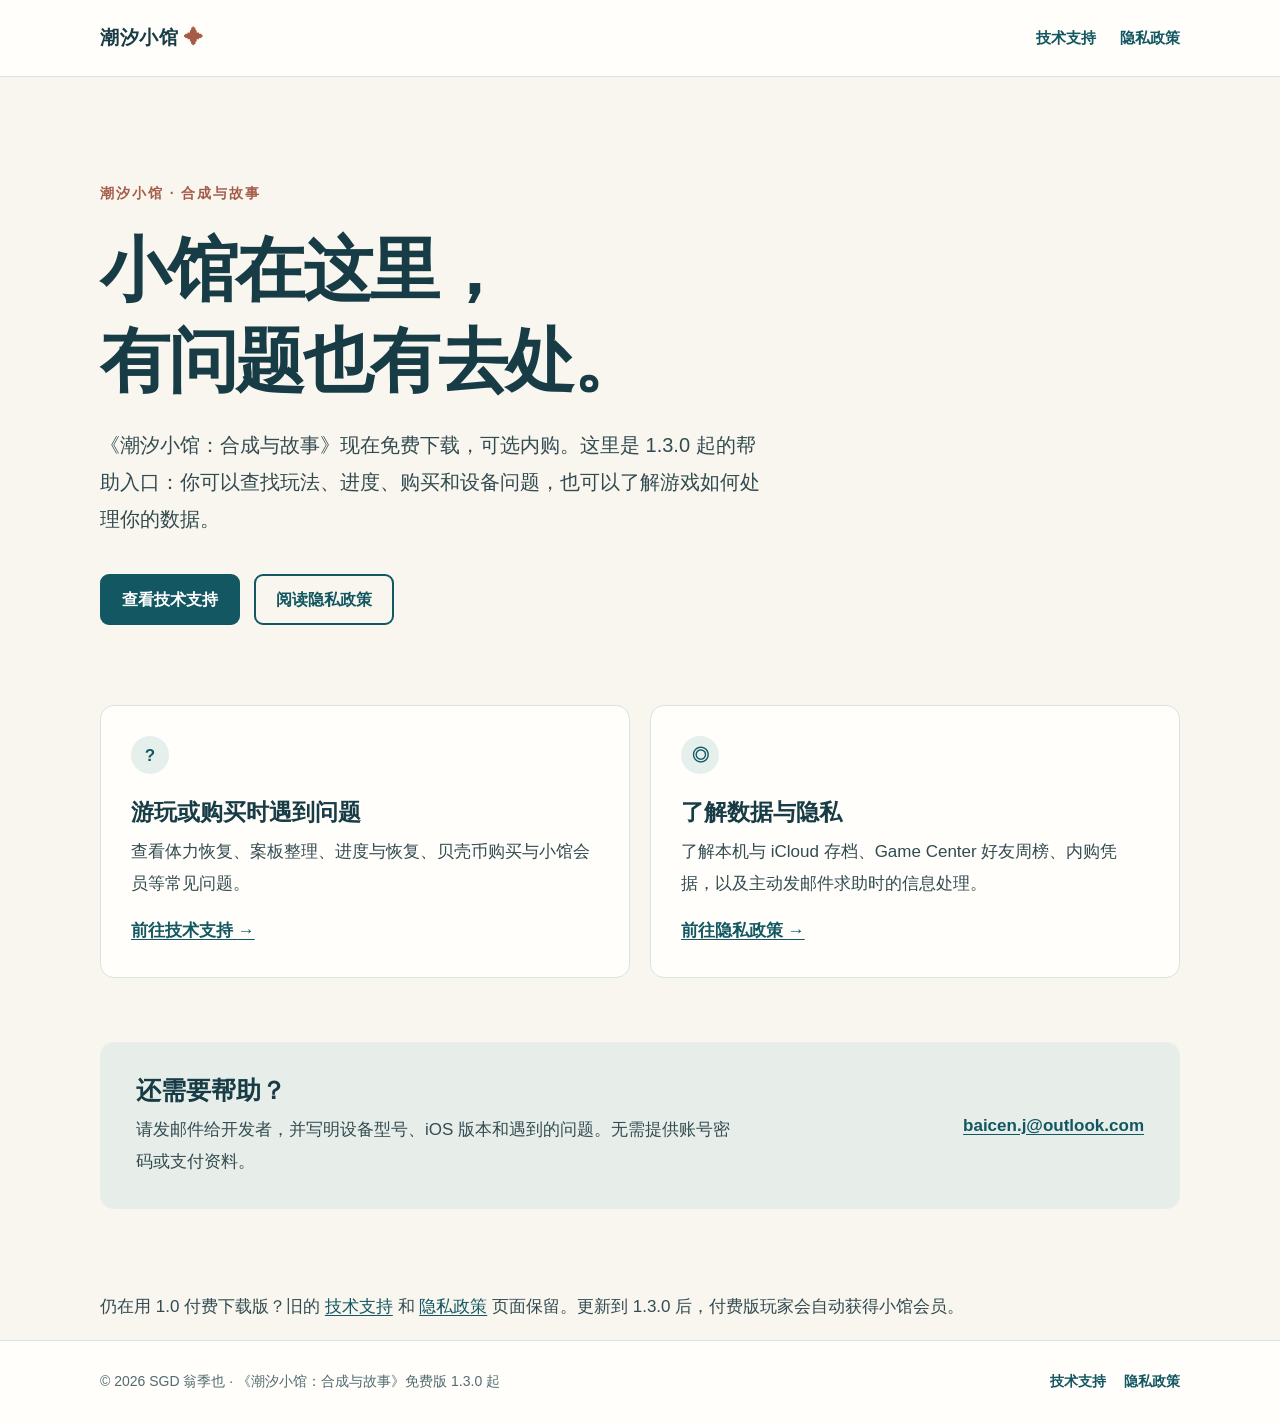
<file: index.html>
<!doctype html>
<html lang="zh-CN">
<head>
  <meta charset="utf-8">
  <meta name="viewport" content="width=device-width, initial-scale=1">
  <meta name="color-scheme" content="light">
  <meta name="description" content="潮汐小馆：合成与故事 免费版（1.3.0 起）的技术支持和隐私政策；1.0 付费下载版的旧页保留。">
  <meta name="author" content="SGD 翁季也">
  <title>潮汐小馆：合成与故事｜支持与隐私</title>
  <link rel="stylesheet" href="style.css">
</head>
<body>
  <a class="skip-link" href="#main">跳至主要内容</a>
  <header class="site-header">
    <div class="shell header-inner">
      <a class="brand" href="index.html" aria-label="潮汐小馆首页">潮汐小馆<span class="brand-mark" aria-hidden="true">✦</span></a>
      <nav aria-label="主要导航">
        <a href="support-1.3.html">技术支持</a>
        <a href="privacy-1.3.html">隐私政策</a>
      </nav>
    </div>
  </header>

  <main id="main">
    <section class="hero shell" aria-labelledby="hero-title">
      <div class="eyebrow">潮汐小馆 · 合成与故事</div>
      <h1 id="hero-title">小馆在这里，<br>有问题也有去处。</h1>
      <p class="hero-copy">《潮汐小馆：合成与故事》现在免费下载，可选内购。这里是 1.3.0 起的帮助入口：你可以查找玩法、进度、购买和设备问题，也可以了解游戏如何处理你的数据。</p>
      <div class="hero-actions">
        <a class="button button-primary" href="support-1.3.html">查看技术支持</a>
        <a class="button button-secondary" href="privacy-1.3.html">阅读隐私政策</a>
      </div>
    </section>

    <section class="shell quick-links" aria-label="常用入口">
      <article class="link-card">
        <div class="card-icon" aria-hidden="true">?</div>
        <h2>游玩或购买时遇到问题</h2>
        <p>查看体力恢复、案板整理、进度与恢复、贝壳币购买与小馆会员等常见问题。</p>
        <a href="support-1.3.html">前往技术支持 <span aria-hidden="true">→</span></a>
      </article>
      <article class="link-card">
        <div class="card-icon" aria-hidden="true">◎</div>
        <h2>了解数据与隐私</h2>
        <p>了解本机与 iCloud 存档、Game Center 好友周榜、内购凭据，以及主动发邮件求助时的信息处理。</p>
        <a href="privacy-1.3.html">前往隐私政策 <span aria-hidden="true">→</span></a>
      </article>
    </section>

    <section class="shell contact-panel" aria-labelledby="contact-title">
      <div>
        <h2 id="contact-title">还需要帮助？</h2>
        <p>请发邮件给开发者，并写明设备型号、iOS 版本和遇到的问题。无需提供账号密码或支付资料。</p>
      </div>
      <a class="contact-email" href="mailto:baicen.j@outlook.com">baicen.j@outlook.com</a>
    </section>

    <section class="shell" aria-label="旧版说明">
      <p>仍在用 1.0 付费下载版？旧的 <a href="support.html">技术支持</a> 和 <a href="privacy.html">隐私政策</a> 页面保留。更新到 1.3.0 后，付费版玩家会自动获得小馆会员。</p>
    </section>
  </main>

  <footer class="site-footer">
    <div class="shell footer-inner">
      <p>© 2026 SGD 翁季也 · 《潮汐小馆：合成与故事》免费版 1.3.0 起</p>
      <nav aria-label="页脚导航"><a href="support-1.3.html">技术支持</a><a href="privacy-1.3.html">隐私政策</a></nav>
    </div>
  </footer>
</body>
</html>
</file>
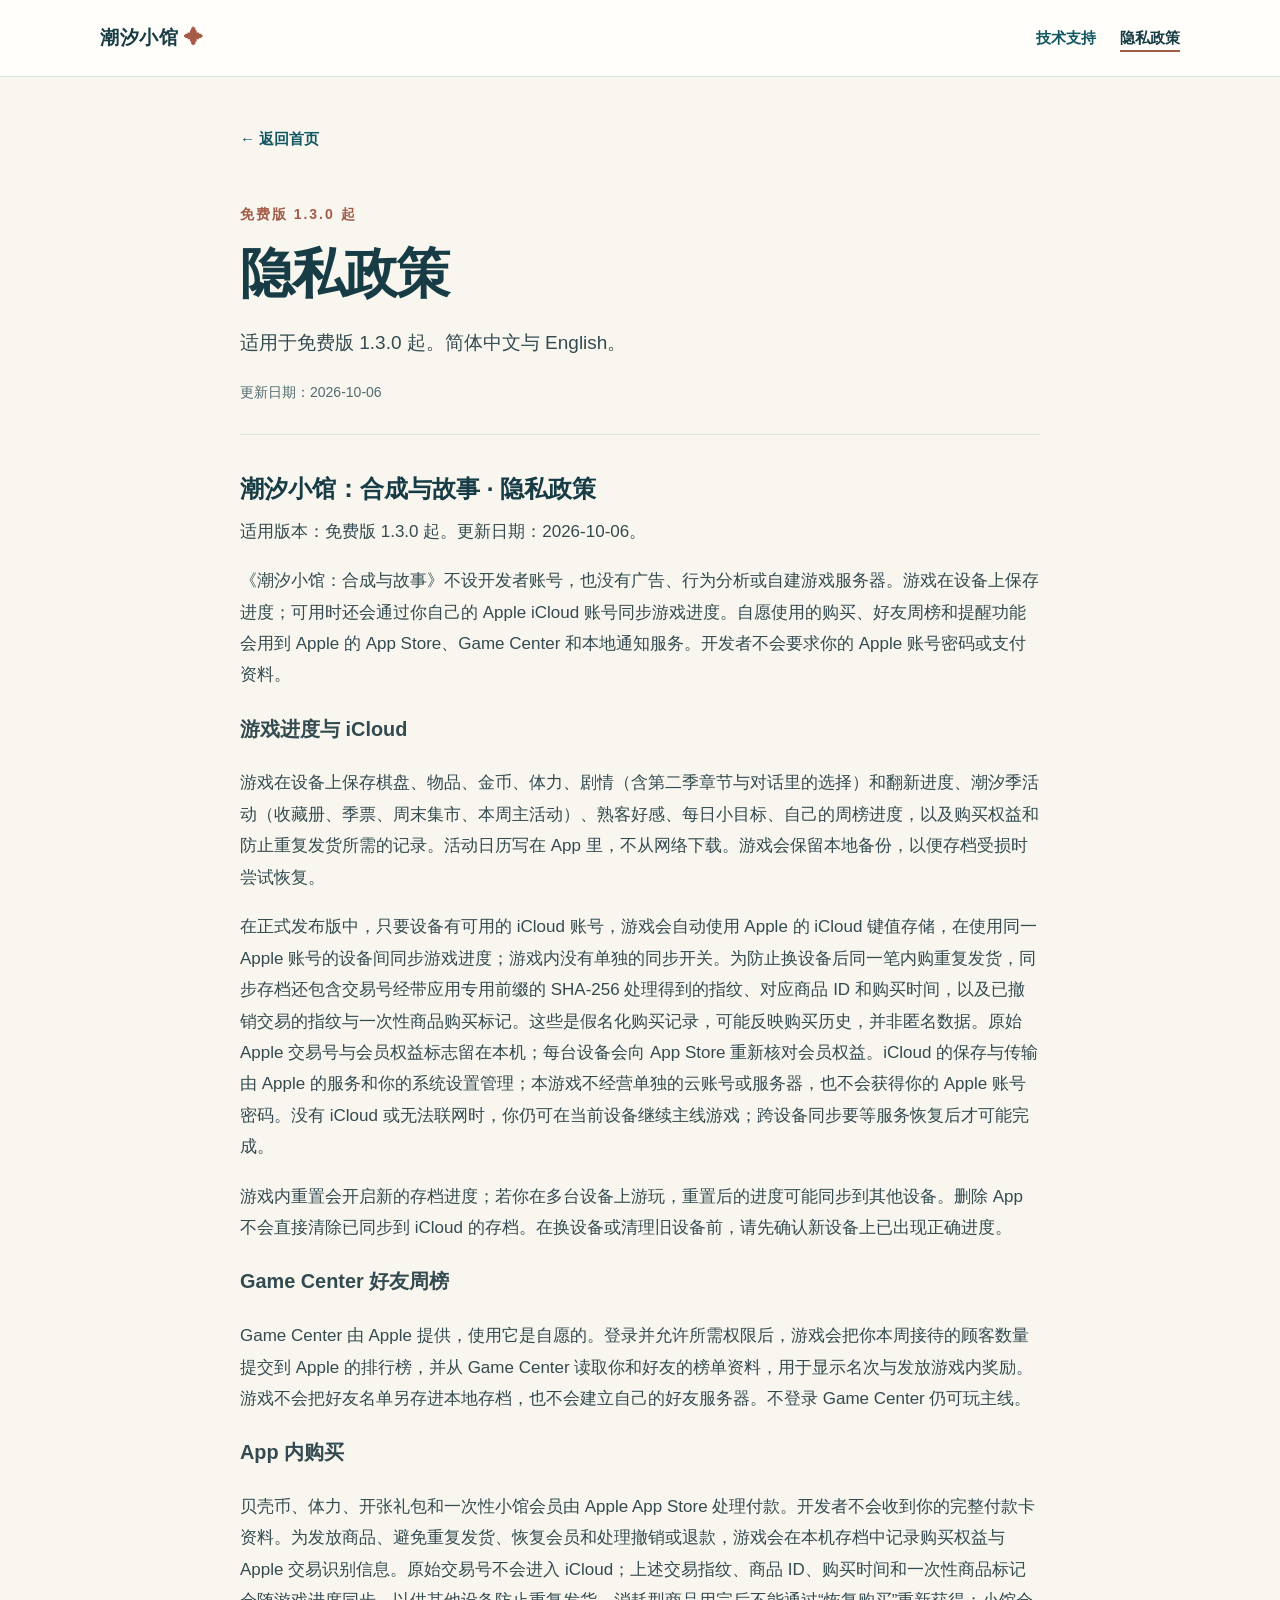
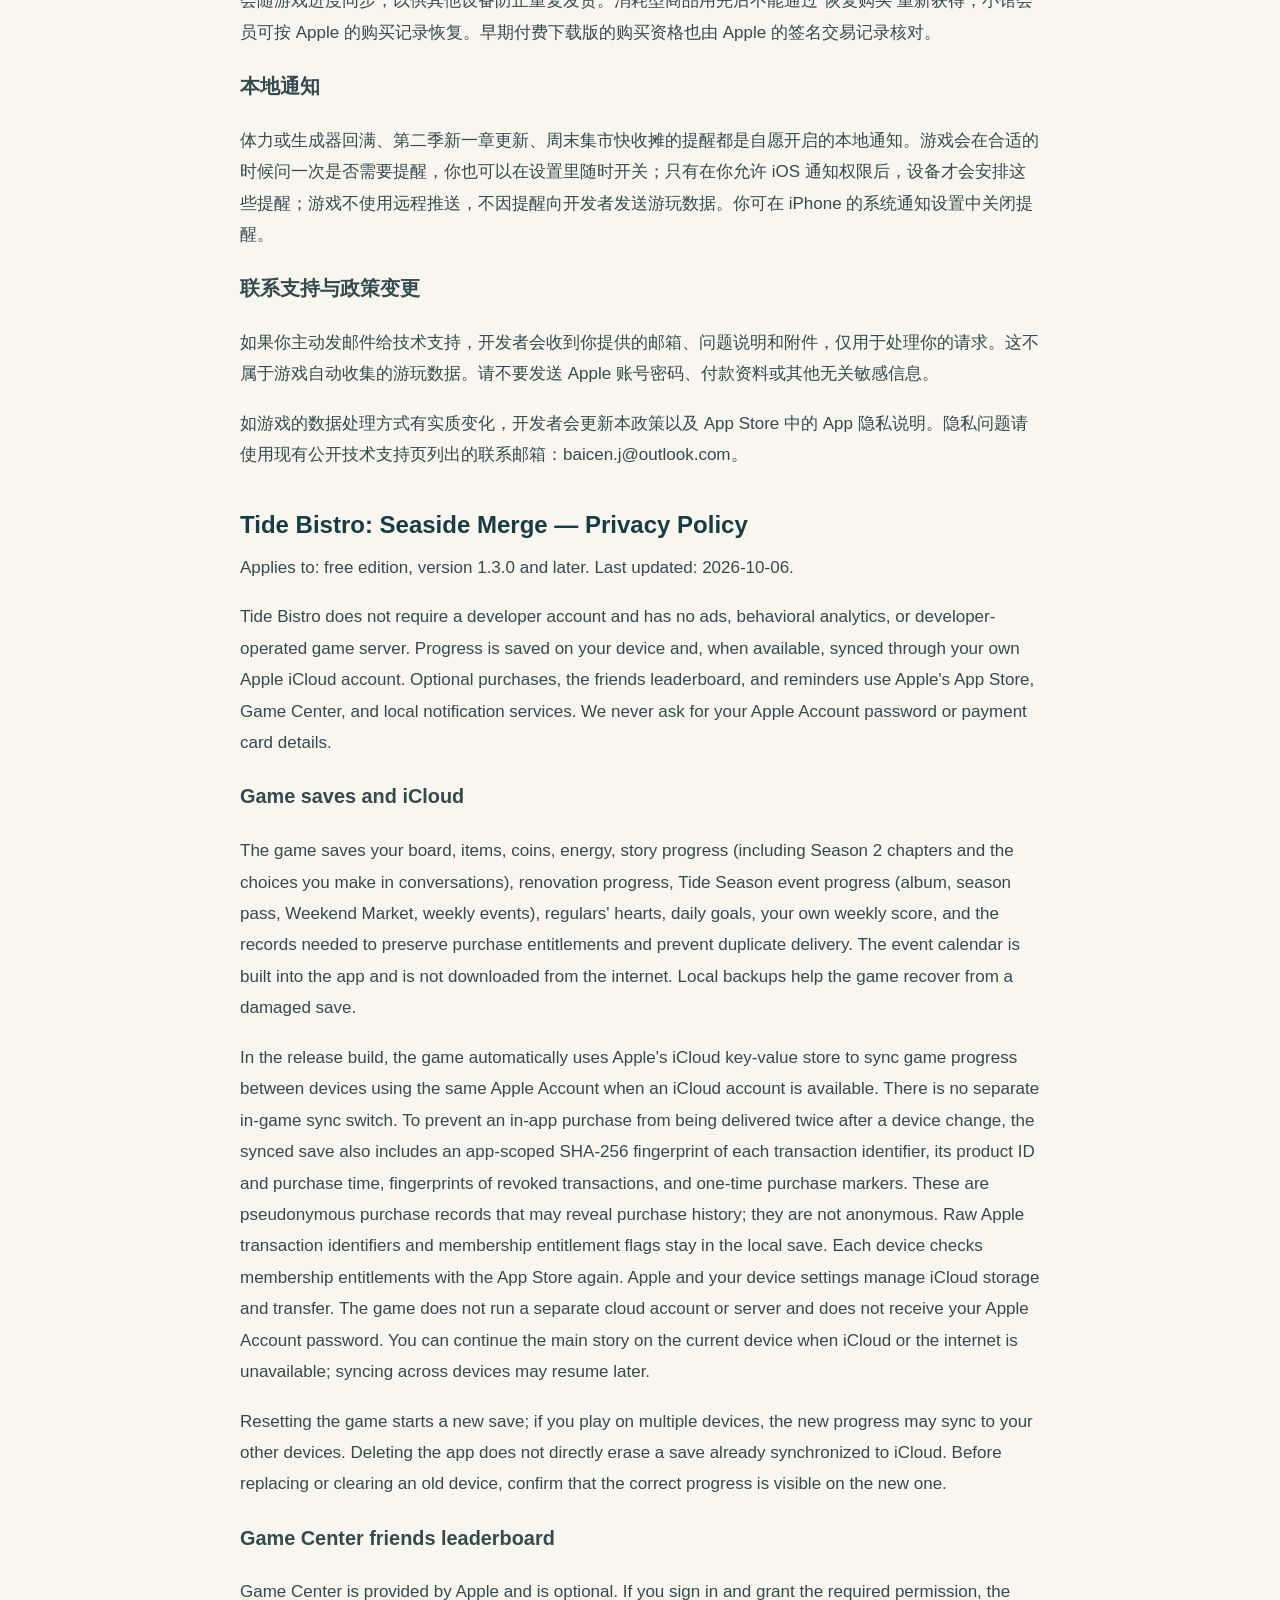
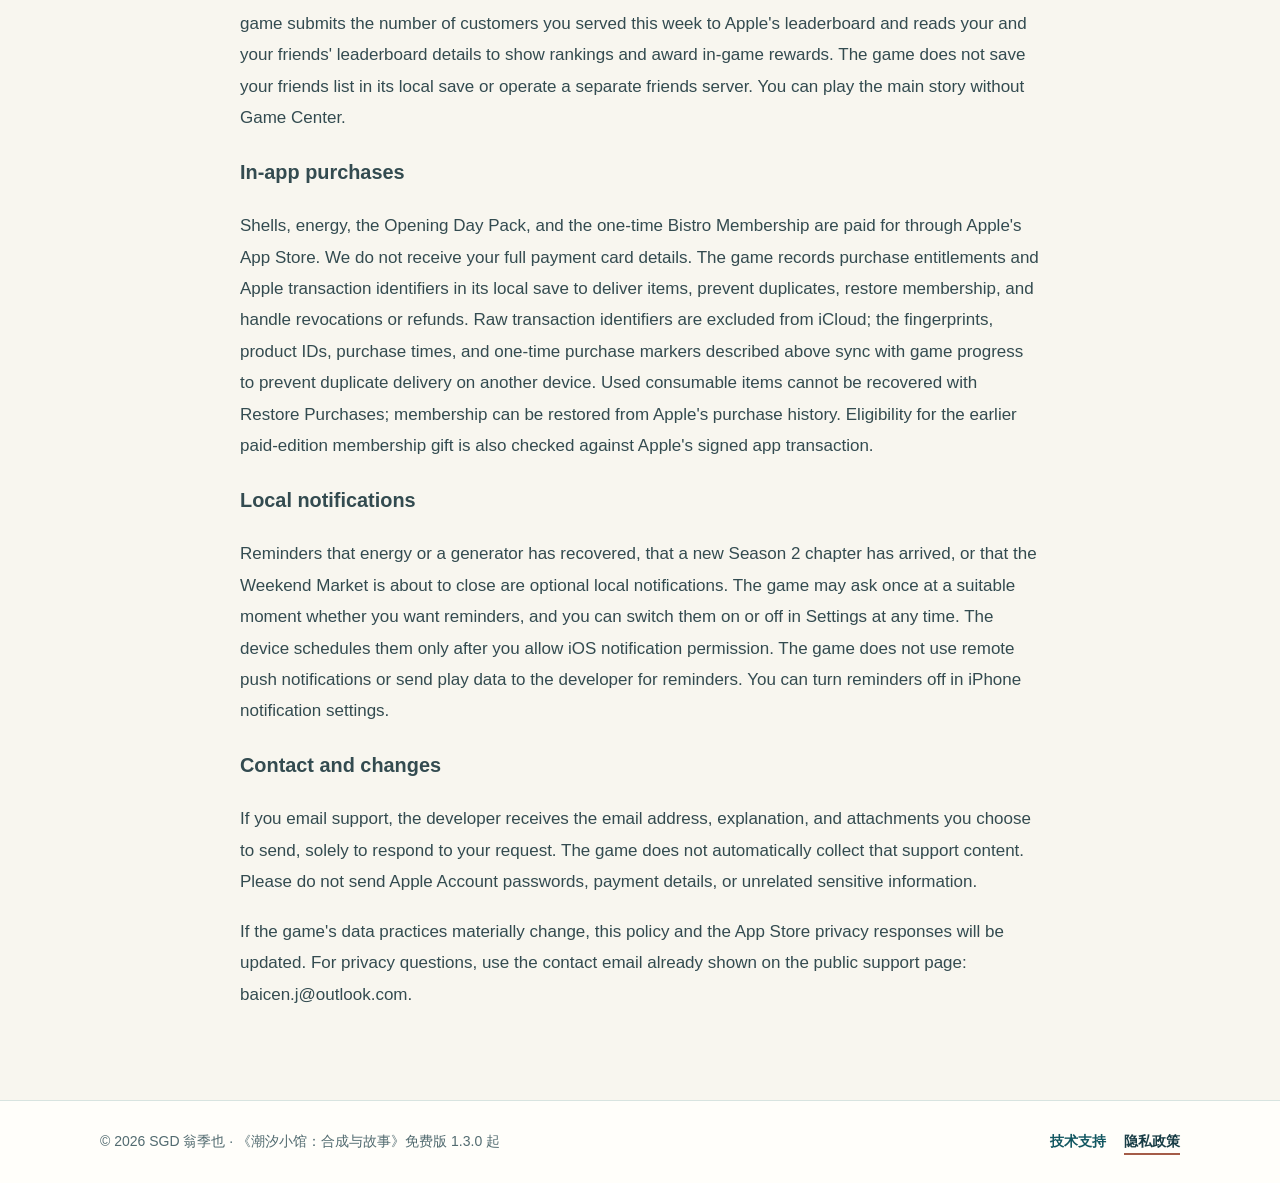
<file: privacy-1.3.html>
<!doctype html>
<html lang="zh-CN">
<head>
  <meta charset="utf-8">
  <meta name="viewport" content="width=device-width, initial-scale=1">
  <meta name="color-scheme" content="light">
  <meta name="description" content="潮汐小馆免费版 1.3.0：游戏进度、Apple 服务、购买与支持说明。">
  <meta name="author" content="SGD 翁季也">
  <title>隐私政策｜潮汐小馆：合成与故事</title>
  <link rel="stylesheet" href="style.css">
</head>
<body>
  <a class="skip-link" href="#main">跳至主要内容</a>
  <header class="site-header">
    <div class="shell header-inner">
      <a class="brand" href="index.html" aria-label="潮汐小馆首页">潮汐小馆<span class="brand-mark" aria-hidden="true">✦</span></a>
      <nav aria-label="主要导航"><a href="support-1.3.html">技术支持</a><a href="privacy-1.3.html" aria-current="page">隐私政策</a></nav>
    </div>
  </header>

  <main id="main" class="shell document-layout">
    <div class="document-heading">
      <a class="back-link" href="index.html">← 返回首页</a>
      <p class="eyebrow">免费版 1.3.0 起</p>
      <h1>隐私政策</h1>
      <p class="document-lead">适用于免费版 1.3.0 起。简体中文与 English。</p>
      <p class="updated">更新日期：2026-10-06</p>
    </div>

    <article class="document-body">
<section id="zh-CN" lang="zh-CN">
<h2>潮汐小馆：合成与故事 · 隐私政策</h2>
<p>适用版本：免费版 1.3.0 起。更新日期：2026-10-06。</p>
<p>《潮汐小馆：合成与故事》不设开发者账号，也没有广告、行为分析或自建游戏服务器。游戏在设备上保存进度；可用时还会通过你自己的 Apple iCloud 账号同步游戏进度。自愿使用的购买、好友周榜和提醒功能会用到 Apple 的 App Store、Game Center 和本地通知服务。开发者不会要求你的 Apple 账号密码或支付资料。</p>
<h3>游戏进度与 iCloud</h3>
<p>游戏在设备上保存棋盘、物品、金币、体力、剧情（含第二季章节与对话里的选择）和翻新进度、潮汐季活动（收藏册、季票、周末集市、本周主活动）、熟客好感、每日小目标、自己的周榜进度，以及购买权益和防止重复发货所需的记录。活动日历写在 App 里，不从网络下载。游戏会保留本地备份，以便存档受损时尝试恢复。</p>
<p>在正式发布版中，只要设备有可用的 iCloud 账号，游戏会自动使用 Apple 的 iCloud 键值存储，在使用同一 Apple 账号的设备间同步游戏进度；游戏内没有单独的同步开关。为防止换设备后同一笔内购重复发货，同步存档还包含交易号经带应用专用前缀的 SHA-256 处理得到的指纹、对应商品 ID 和购买时间，以及已撤销交易的指纹与一次性商品购买标记。这些是假名化购买记录，可能反映购买历史，并非匿名数据。原始 Apple 交易号与会员权益标志留在本机；每台设备会向 App Store 重新核对会员权益。iCloud 的保存与传输由 Apple 的服务和你的系统设置管理；本游戏不经营单独的云账号或服务器，也不会获得你的 Apple 账号密码。没有 iCloud 或无法联网时，你仍可在当前设备继续主线游戏；跨设备同步要等服务恢复后才可能完成。</p>
<p>游戏内重置会开启新的存档进度；若你在多台设备上游玩，重置后的进度可能同步到其他设备。删除 App 不会直接清除已同步到 iCloud 的存档。在换设备或清理旧设备前，请先确认新设备上已出现正确进度。</p>
<h3>Game Center 好友周榜</h3>
<p>Game Center 由 Apple 提供，使用它是自愿的。登录并允许所需权限后，游戏会把你本周接待的顾客数量提交到 Apple 的排行榜，并从 Game Center 读取你和好友的榜单资料，用于显示名次与发放游戏内奖励。游戏不会把好友名单另存进本地存档，也不会建立自己的好友服务器。不登录 Game Center 仍可玩主线。</p>
<h3>App 内购买</h3>
<p>贝壳币、体力、开张礼包和一次性小馆会员由 Apple App Store 处理付款。开发者不会收到你的完整付款卡资料。为发放商品、避免重复发货、恢复会员和处理撤销或退款，游戏会在本机存档中记录购买权益与 Apple 交易识别信息。原始交易号不会进入 iCloud；上述交易指纹、商品 ID、购买时间和一次性商品标记会随游戏进度同步，以供其他设备防止重复发货。消耗型商品用完后不能通过“恢复购买”重新获得；小馆会员可按 Apple 的购买记录恢复。早期付费下载版的购买资格也由 Apple 的签名交易记录核对。</p>
<h3>本地通知</h3>
<p>体力或生成器回满、第二季新一章更新、周末集市快收摊的提醒都是自愿开启的本地通知。游戏会在合适的时候问一次是否需要提醒，你也可以在设置里随时开关；只有在你允许 iOS 通知权限后，设备才会安排这些提醒；游戏不使用远程推送，不因提醒向开发者发送游玩数据。你可在 iPhone 的系统通知设置中关闭提醒。</p>
<h3>联系支持与政策变更</h3>
<p>如果你主动发邮件给技术支持，开发者会收到你提供的邮箱、问题说明和附件，仅用于处理你的请求。这不属于游戏自动收集的游玩数据。请不要发送 Apple 账号密码、付款资料或其他无关敏感信息。</p>
<p>如游戏的数据处理方式有实质变化，开发者会更新本政策以及 App Store 中的 App 隐私说明。隐私问题请使用现有公开技术支持页列出的联系邮箱：baicen.j@outlook.com。</p>
</section>
<section id="en" lang="en">
<h2>Tide Bistro: Seaside Merge — Privacy Policy</h2>
<p>Applies to: free edition, version 1.3.0 and later. Last updated: 2026-10-06.</p>
<p>Tide Bistro does not require a developer account and has no ads, behavioral analytics, or developer-operated game server. Progress is saved on your device and, when available, synced through your own Apple iCloud account. Optional purchases, the friends leaderboard, and reminders use Apple&#x27;s App Store, Game Center, and local notification services. We never ask for your Apple Account password or payment card details.</p>
<h3>Game saves and iCloud</h3>
<p>The game saves your board, items, coins, energy, story progress (including Season 2 chapters and the choices you make in conversations), renovation progress, Tide Season event progress (album, season pass, Weekend Market, weekly events), regulars&#x27; hearts, daily goals, your own weekly score, and the records needed to preserve purchase entitlements and prevent duplicate delivery. The event calendar is built into the app and is not downloaded from the internet. Local backups help the game recover from a damaged save.</p>
<p>In the release build, the game automatically uses Apple&#x27;s iCloud key-value store to sync game progress between devices using the same Apple Account when an iCloud account is available. There is no separate in-game sync switch. To prevent an in-app purchase from being delivered twice after a device change, the synced save also includes an app-scoped SHA-256 fingerprint of each transaction identifier, its product ID and purchase time, fingerprints of revoked transactions, and one-time purchase markers. These are pseudonymous purchase records that may reveal purchase history; they are not anonymous. Raw Apple transaction identifiers and membership entitlement flags stay in the local save. Each device checks membership entitlements with the App Store again. Apple and your device settings manage iCloud storage and transfer. The game does not run a separate cloud account or server and does not receive your Apple Account password. You can continue the main story on the current device when iCloud or the internet is unavailable; syncing across devices may resume later.</p>
<p>Resetting the game starts a new save; if you play on multiple devices, the new progress may sync to your other devices. Deleting the app does not directly erase a save already synchronized to iCloud. Before replacing or clearing an old device, confirm that the correct progress is visible on the new one.</p>
<h3>Game Center friends leaderboard</h3>
<p>Game Center is provided by Apple and is optional. If you sign in and grant the required permission, the game submits the number of customers you served this week to Apple&#x27;s leaderboard and reads your and your friends&#x27; leaderboard details to show rankings and award in-game rewards. The game does not save your friends list in its local save or operate a separate friends server. You can play the main story without Game Center.</p>
<h3>In-app purchases</h3>
<p>Shells, energy, the Opening Day Pack, and the one-time Bistro Membership are paid for through Apple&#x27;s App Store. We do not receive your full payment card details. The game records purchase entitlements and Apple transaction identifiers in its local save to deliver items, prevent duplicates, restore membership, and handle revocations or refunds. Raw transaction identifiers are excluded from iCloud; the fingerprints, product IDs, purchase times, and one-time purchase markers described above sync with game progress to prevent duplicate delivery on another device. Used consumable items cannot be recovered with Restore Purchases; membership can be restored from Apple&#x27;s purchase history. Eligibility for the earlier paid-edition membership gift is also checked against Apple&#x27;s signed app transaction.</p>
<h3>Local notifications</h3>
<p>Reminders that energy or a generator has recovered, that a new Season 2 chapter has arrived, or that the Weekend Market is about to close are optional local notifications. The game may ask once at a suitable moment whether you want reminders, and you can switch them on or off in Settings at any time. The device schedules them only after you allow iOS notification permission. The game does not use remote push notifications or send play data to the developer for reminders. You can turn reminders off in iPhone notification settings.</p>
<h3>Contact and changes</h3>
<p>If you email support, the developer receives the email address, explanation, and attachments you choose to send, solely to respond to your request. The game does not automatically collect that support content. Please do not send Apple Account passwords, payment details, or unrelated sensitive information.</p>
<p>If the game&#x27;s data practices materially change, this policy and the App Store privacy responses will be updated. For privacy questions, use the contact email already shown on the public support page: baicen.j@outlook.com.</p>
</section>
</article>
  </main>

  <footer class="site-footer">
    <div class="shell footer-inner"><p>© 2026 SGD 翁季也 · 《潮汐小馆：合成与故事》免费版 1.3.0 起</p><nav aria-label="页脚导航"><a href="support-1.3.html">技术支持</a><a href="privacy-1.3.html" aria-current="page">隐私政策</a></nav></div>
  </footer>
</body>
</html>
</file>
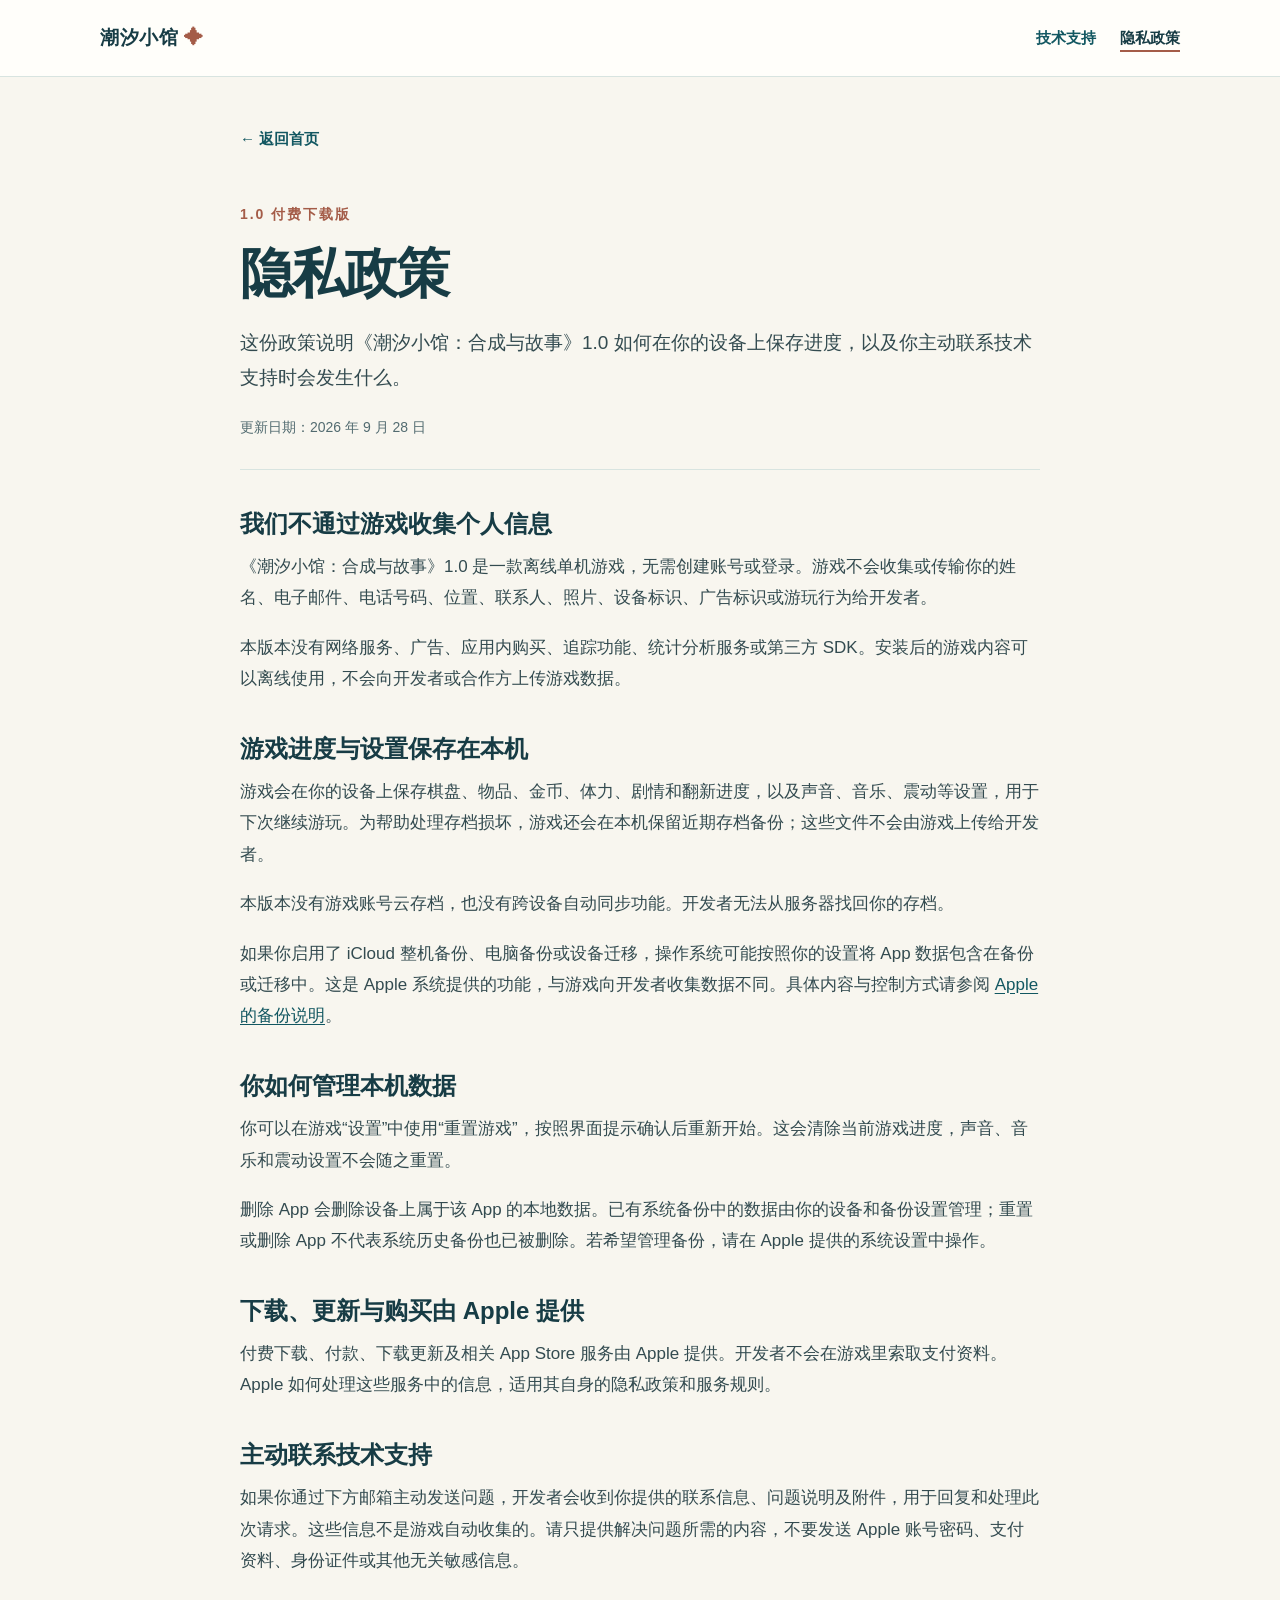
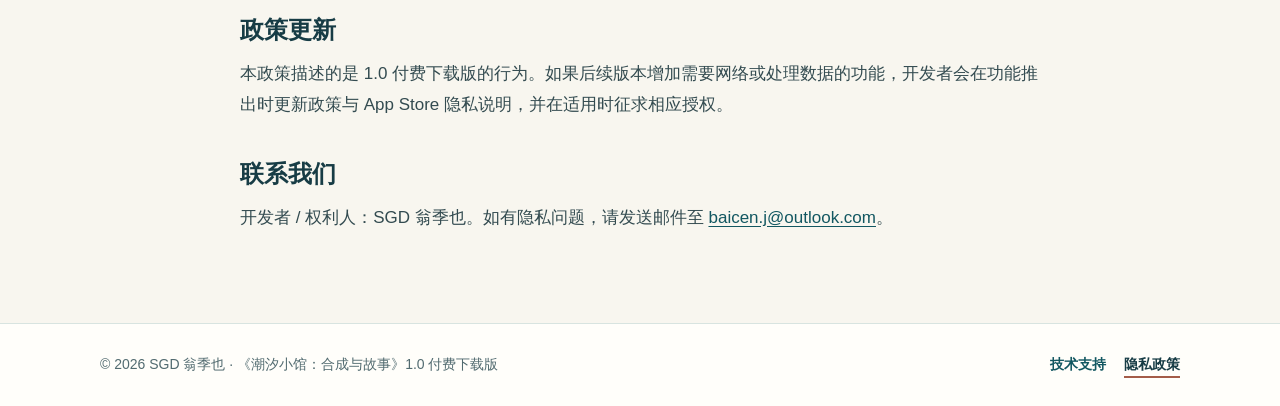
<file: privacy.html>
<!doctype html>
<html lang="zh-CN">
<head>
  <meta charset="utf-8">
  <meta name="viewport" content="width=device-width, initial-scale=1">
  <meta name="color-scheme" content="light">
  <meta name="description" content="《潮汐小馆：合成与故事》1.0 付费下载版的隐私政策：游戏不收集个人信息，进度保存在本机。">
  <meta name="author" content="SGD 翁季也">
  <title>隐私政策｜潮汐小馆：合成与故事</title>
  <link rel="stylesheet" href="style.css">
</head>
<body>
  <a class="skip-link" href="#main">跳至主要内容</a>
  <header class="site-header">
    <div class="shell header-inner">
      <a class="brand" href="index.html" aria-label="潮汐小馆首页">潮汐小馆<span class="brand-mark" aria-hidden="true">✦</span></a>
      <nav aria-label="主要导航"><a href="support.html">技术支持</a><a href="privacy.html" aria-current="page">隐私政策</a></nav>
    </div>
  </header>

  <main id="main" class="shell document-layout">
    <div class="document-heading">
      <a class="back-link" href="index.html">← 返回首页</a>
      <p class="eyebrow">1.0 付费下载版</p>
      <h1>隐私政策</h1>
      <p class="document-lead">这份政策说明《潮汐小馆：合成与故事》1.0 如何在你的设备上保存进度，以及你主动联系技术支持时会发生什么。</p>
      <p class="updated">更新日期：2026 年 9 月 28 日</p>
    </div>

    <article class="document-body">
      <section aria-labelledby="collection">
        <h2 id="collection">我们不通过游戏收集个人信息</h2>
        <p>《潮汐小馆：合成与故事》1.0 是一款离线单机游戏，无需创建账号或登录。游戏不会收集或传输你的姓名、电子邮件、电话号码、位置、联系人、照片、设备标识、广告标识或游玩行为给开发者。</p>
        <p>本版本没有网络服务、广告、应用内购买、追踪功能、统计分析服务或第三方 SDK。安装后的游戏内容可以离线使用，不会向开发者或合作方上传游戏数据。</p>
      </section>

      <section aria-labelledby="local-save">
        <h2 id="local-save">游戏进度与设置保存在本机</h2>
        <p>游戏会在你的设备上保存棋盘、物品、金币、体力、剧情和翻新进度，以及声音、音乐、震动等设置，用于下次继续游玩。为帮助处理存档损坏，游戏还会在本机保留近期存档备份；这些文件不会由游戏上传给开发者。</p>
        <p>本版本没有游戏账号云存档，也没有跨设备自动同步功能。开发者无法从服务器找回你的存档。</p>
        <p>如果你启用了 iCloud 整机备份、电脑备份或设备迁移，操作系统可能按照你的设置将 App 数据包含在备份或迁移中。这是 Apple 系统提供的功能，与游戏向开发者收集数据不同。具体内容与控制方式请参阅 <a href="https://support.apple.com/en-us/108770">Apple 的备份说明</a>。</p>
      </section>

      <section aria-labelledby="manage-data">
        <h2 id="manage-data">你如何管理本机数据</h2>
        <p>你可以在游戏“设置”中使用“重置游戏”，按照界面提示确认后重新开始。这会清除当前游戏进度，声音、音乐和震动设置不会随之重置。</p>
        <p>删除 App 会删除设备上属于该 App 的本地数据。已有系统备份中的数据由你的设备和备份设置管理；重置或删除 App 不代表系统历史备份也已被删除。若希望管理备份，请在 Apple 提供的系统设置中操作。</p>
      </section>

      <section aria-labelledby="apple-services">
        <h2 id="apple-services">下载、更新与购买由 Apple 提供</h2>
        <p>付费下载、付款、下载更新及相关 App Store 服务由 Apple 提供。开发者不会在游戏里索取支付资料。Apple 如何处理这些服务中的信息，适用其自身的隐私政策和服务规则。</p>
      </section>

      <section aria-labelledby="support-contact">
        <h2 id="support-contact">主动联系技术支持</h2>
        <p>如果你通过下方邮箱主动发送问题，开发者会收到你提供的联系信息、问题说明及附件，用于回复和处理此次请求。这些信息不是游戏自动收集的。请只提供解决问题所需的内容，不要发送 Apple 账号密码、支付资料、身份证件或其他无关敏感信息。</p>
      </section>

      <section aria-labelledby="updates">
        <h2 id="updates">政策更新</h2>
        <p>本政策描述的是 1.0 付费下载版的行为。如果后续版本增加需要网络或处理数据的功能，开发者会在功能推出时更新政策与 App Store 隐私说明，并在适用时征求相应授权。</p>
      </section>

      <section aria-labelledby="contact">
        <h2 id="contact">联系我们</h2>
        <p>开发者 / 权利人：SGD 翁季也。如有隐私问题，请发送邮件至 <a href="mailto:baicen.j@outlook.com">baicen.j@outlook.com</a>。</p>
      </section>
    </article>
  </main>

  <footer class="site-footer">
    <div class="shell footer-inner"><p>© 2026 SGD 翁季也 · 《潮汐小馆：合成与故事》1.0 付费下载版</p><nav aria-label="页脚导航"><a href="support.html">技术支持</a><a href="privacy.html" aria-current="page">隐私政策</a></nav></div>
  </footer>
</body>
</html>
</file>
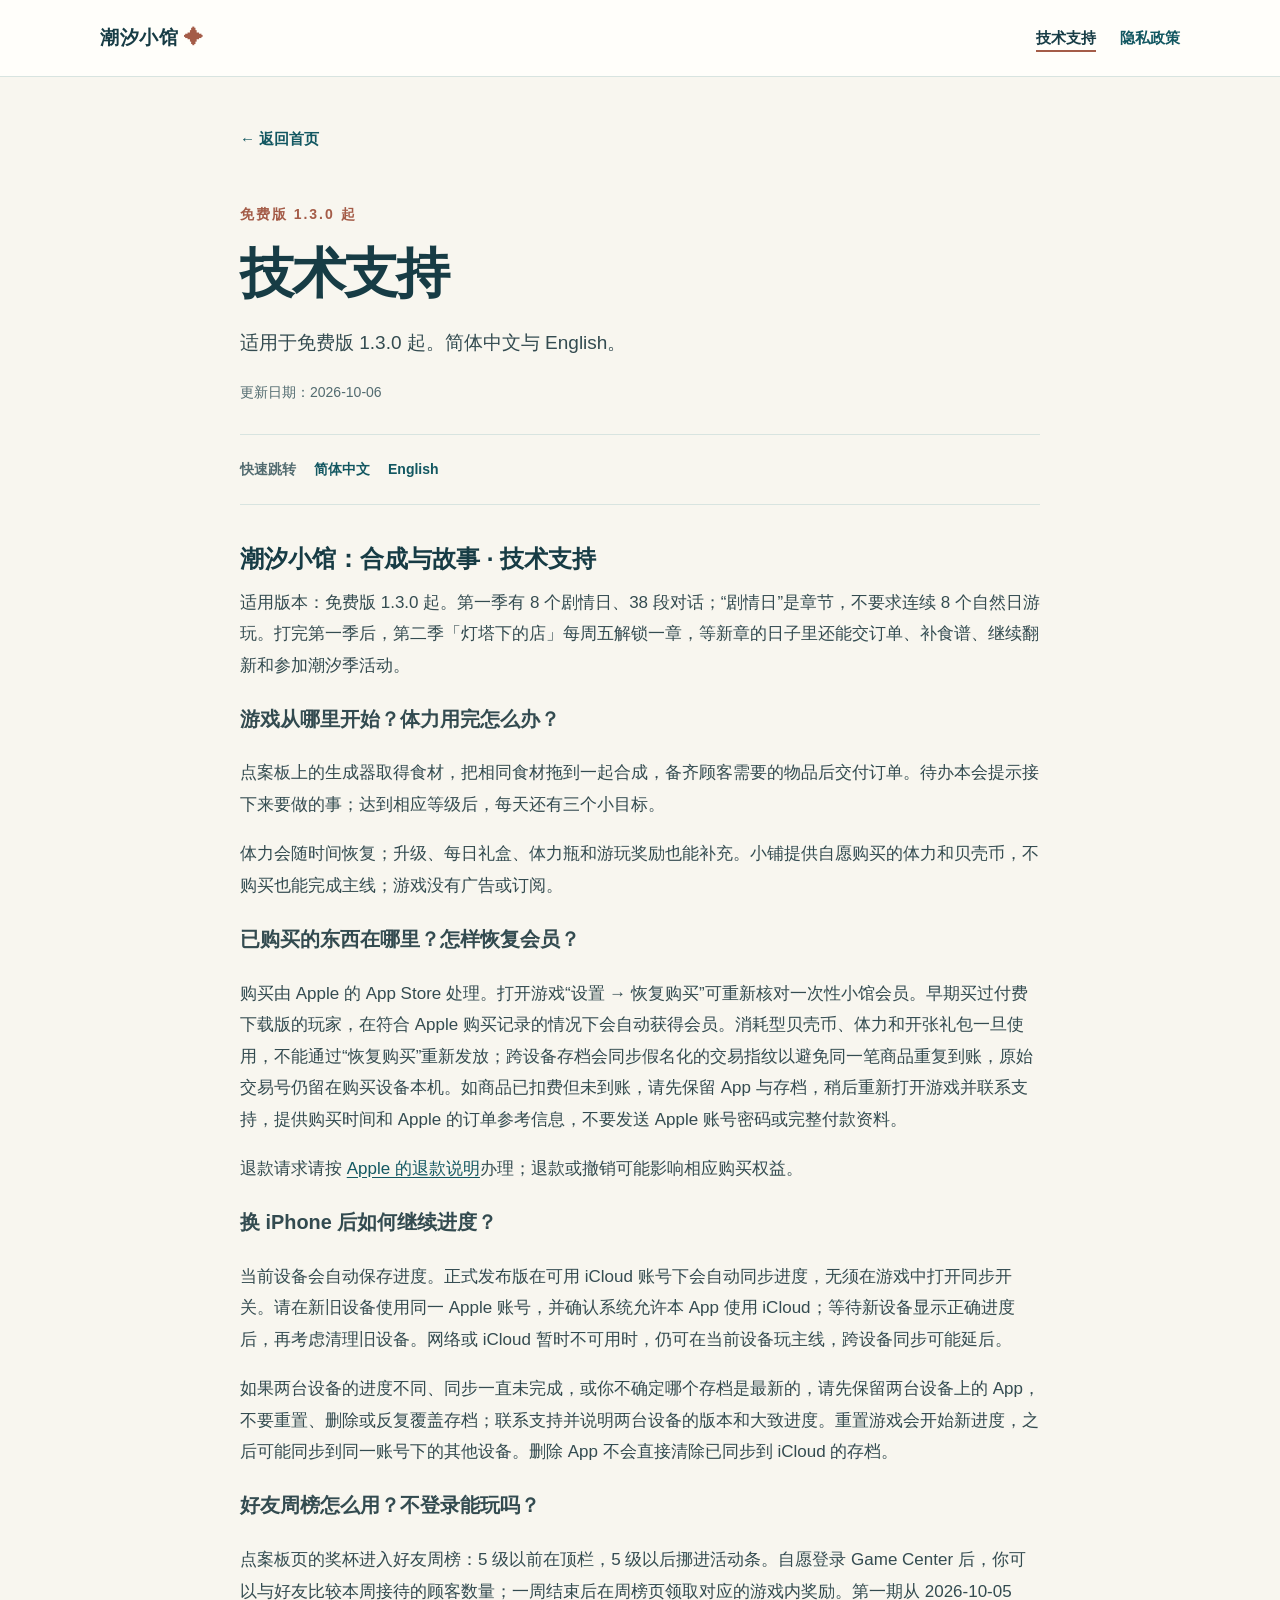
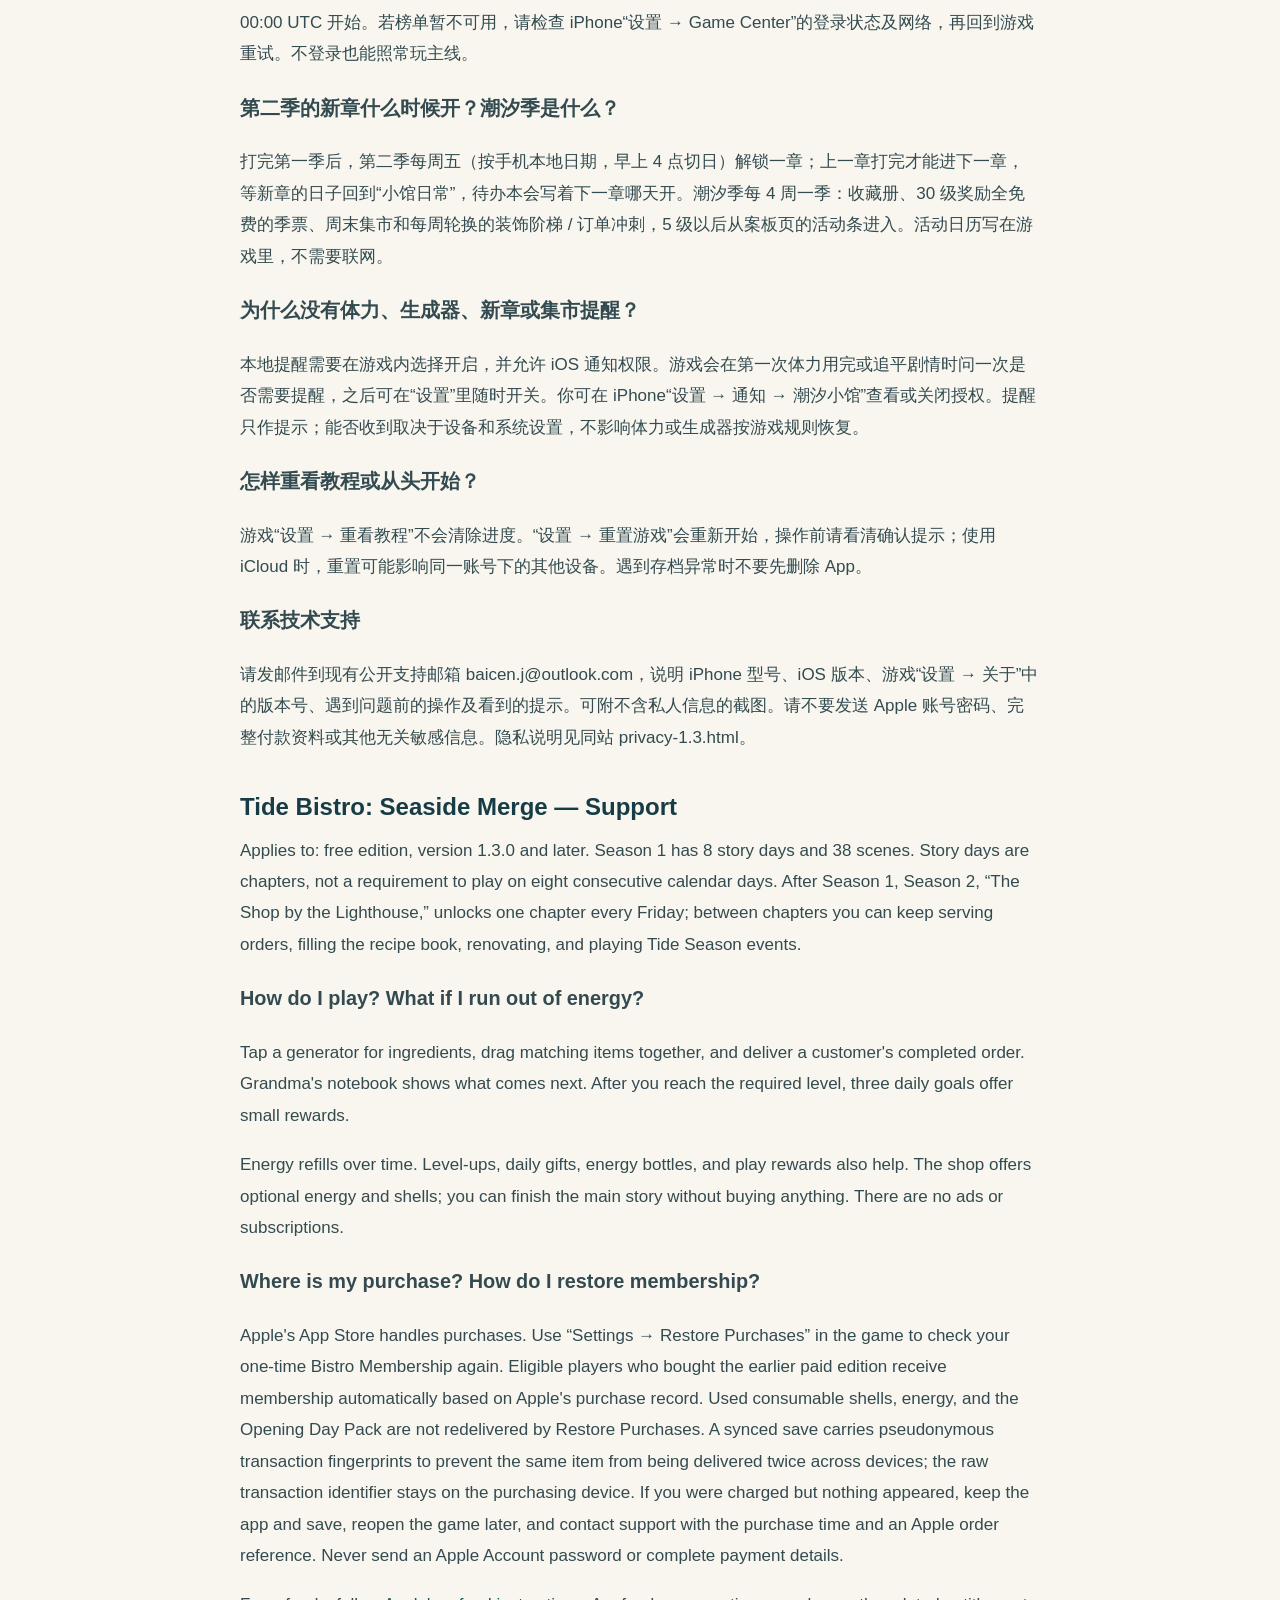
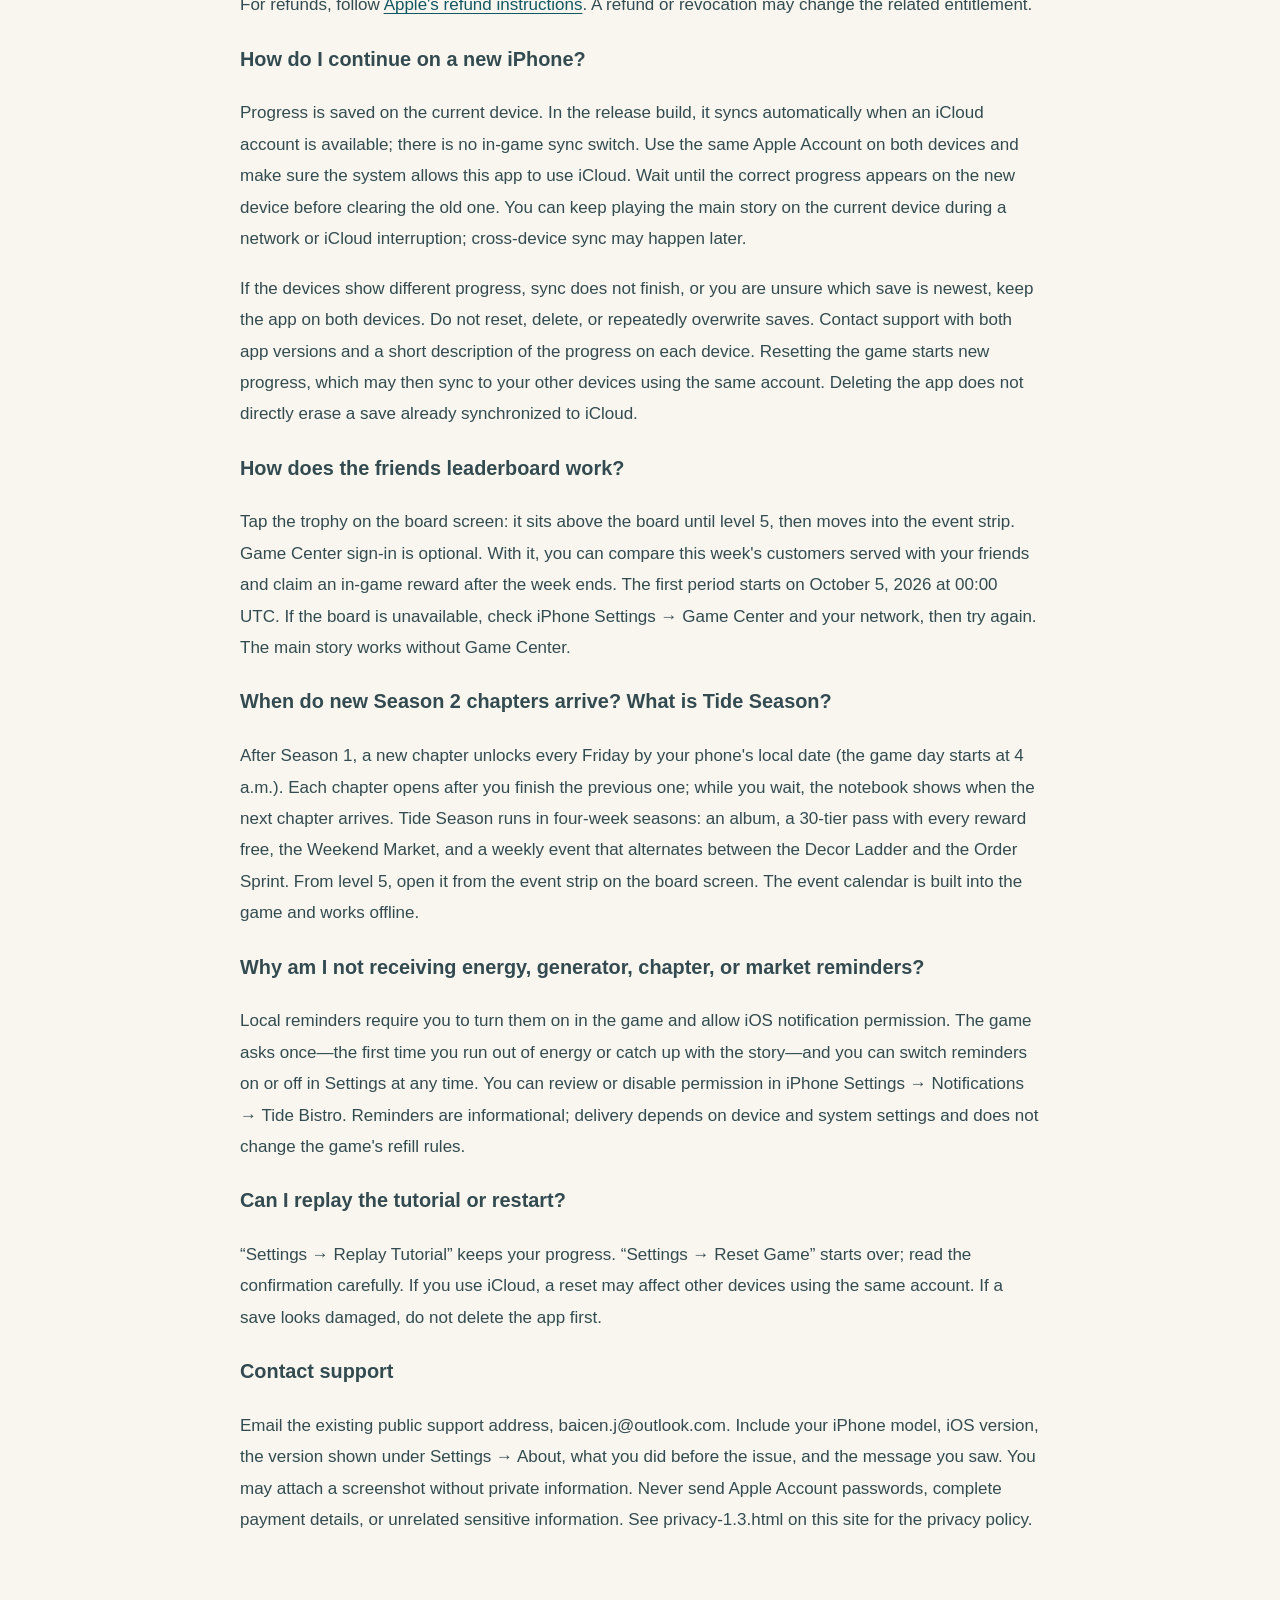
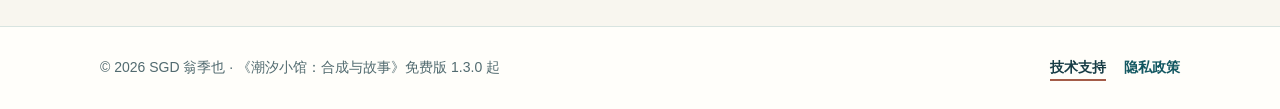
<file: support-1.3.html>
<!doctype html>
<html lang="zh-CN">
<head>
  <meta charset="utf-8">
  <meta name="viewport" content="width=device-width, initial-scale=1">
  <meta name="color-scheme" content="light">
  <meta name="description" content="潮汐小馆免费版 1.3.0：游戏进度、Apple 服务、购买与支持说明。">
  <meta name="author" content="SGD 翁季也">
  <title>技术支持｜潮汐小馆：合成与故事</title>
  <link rel="stylesheet" href="style.css">
</head>
<body>
  <a class="skip-link" href="#main">跳至主要内容</a>
  <header class="site-header">
    <div class="shell header-inner"><a class="brand" href="index.html" aria-label="潮汐小馆首页">潮汐小馆<span class="brand-mark" aria-hidden="true">✦</span></a><nav aria-label="主要导航"><a href="support-1.3.html" aria-current="page">技术支持</a><a href="privacy-1.3.html">隐私政策</a></nav></div>
  </header>

  <main id="main" class="shell document-layout">
    <div class="document-heading">
      <a class="back-link" href="index.html">← 返回首页</a>
      <p class="eyebrow">免费版 1.3.0 起</p>
      <h1>技术支持</h1>
      <p class="document-lead">适用于免费版 1.3.0 起。简体中文与 English。</p>
      <p class="updated">更新日期：2026-10-06</p>
    </div>

    <nav class="contents" aria-label="本页内容"><span>快速跳转</span><a href="#zh-CN">简体中文</a><a href="#en" lang="en">English</a></nav>

    <article class="document-body">
<section id="zh-CN" lang="zh-CN">
<h2>潮汐小馆：合成与故事 · 技术支持</h2>
<p>适用版本：免费版 1.3.0 起。第一季有 8 个剧情日、38 段对话；“剧情日”是章节，不要求连续 8 个自然日游玩。打完第一季后，第二季「灯塔下的店」每周五解锁一章，等新章的日子里还能交订单、补食谱、继续翻新和参加潮汐季活动。</p>
<h3>游戏从哪里开始？体力用完怎么办？</h3>
<p>点案板上的生成器取得食材，把相同食材拖到一起合成，备齐顾客需要的物品后交付订单。待办本会提示接下来要做的事；达到相应等级后，每天还有三个小目标。</p>
<p>体力会随时间恢复；升级、每日礼盒、体力瓶和游玩奖励也能补充。小铺提供自愿购买的体力和贝壳币，不购买也能完成主线；游戏没有广告或订阅。</p>
<h3>已购买的东西在哪里？怎样恢复会员？</h3>
<p>购买由 Apple 的 App Store 处理。打开游戏“设置 → 恢复购买”可重新核对一次性小馆会员。早期买过付费下载版的玩家，在符合 Apple 购买记录的情况下会自动获得会员。消耗型贝壳币、体力和开张礼包一旦使用，不能通过“恢复购买”重新发放；跨设备存档会同步假名化的交易指纹以避免同一笔商品重复到账，原始交易号仍留在购买设备本机。如商品已扣费但未到账，请先保留 App 与存档，稍后重新打开游戏并联系支持，提供购买时间和 Apple 的订单参考信息，不要发送 Apple 账号密码或完整付款资料。</p>
<p>退款请求请按 <a href="https://support.apple.com/en-us/118223">Apple 的退款说明</a>办理；退款或撤销可能影响相应购买权益。</p>
<h3>换 iPhone 后如何继续进度？</h3>
<p>当前设备会自动保存进度。正式发布版在可用 iCloud 账号下会自动同步进度，无须在游戏中打开同步开关。请在新旧设备使用同一 Apple 账号，并确认系统允许本 App 使用 iCloud；等待新设备显示正确进度后，再考虑清理旧设备。网络或 iCloud 暂时不可用时，仍可在当前设备玩主线，跨设备同步可能延后。</p>
<p>如果两台设备的进度不同、同步一直未完成，或你不确定哪个存档是最新的，请先保留两台设备上的 App，不要重置、删除或反复覆盖存档；联系支持并说明两台设备的版本和大致进度。重置游戏会开始新进度，之后可能同步到同一账号下的其他设备。删除 App 不会直接清除已同步到 iCloud 的存档。</p>
<h3>好友周榜怎么用？不登录能玩吗？</h3>
<p>点案板页的奖杯进入好友周榜：5 级以前在顶栏，5 级以后挪进活动条。自愿登录 Game Center 后，你可以与好友比较本周接待的顾客数量；一周结束后在周榜页领取对应的游戏内奖励。第一期从 2026-10-05 00:00 UTC 开始。若榜单暂不可用，请检查 iPhone“设置 → Game Center”的登录状态及网络，再回到游戏重试。不登录也能照常玩主线。</p>
<h3>第二季的新章什么时候开？潮汐季是什么？</h3>
<p>打完第一季后，第二季每周五（按手机本地日期，早上 4 点切日）解锁一章；上一章打完才能进下一章，等新章的日子回到“小馆日常”，待办本会写着下一章哪天开。潮汐季每 4 周一季：收藏册、30 级奖励全免费的季票、周末集市和每周轮换的装饰阶梯 / 订单冲刺，5 级以后从案板页的活动条进入。活动日历写在游戏里，不需要联网。</p>
<h3>为什么没有体力、生成器、新章或集市提醒？</h3>
<p>本地提醒需要在游戏内选择开启，并允许 iOS 通知权限。游戏会在第一次体力用完或追平剧情时问一次是否需要提醒，之后可在“设置”里随时开关。你可在 iPhone“设置 → 通知 → 潮汐小馆”查看或关闭授权。提醒只作提示；能否收到取决于设备和系统设置，不影响体力或生成器按游戏规则恢复。</p>
<h3>怎样重看教程或从头开始？</h3>
<p>游戏“设置 → 重看教程”不会清除进度。“设置 → 重置游戏”会重新开始，操作前请看清确认提示；使用 iCloud 时，重置可能影响同一账号下的其他设备。遇到存档异常时不要先删除 App。</p>
<h3>联系技术支持</h3>
<p>请发邮件到现有公开支持邮箱 baicen.j@outlook.com，说明 iPhone 型号、iOS 版本、游戏“设置 → 关于”中的版本号、遇到问题前的操作及看到的提示。可附不含私人信息的截图。请不要发送 Apple 账号密码、完整付款资料或其他无关敏感信息。隐私说明见同站 privacy-1.3.html。</p>
</section>
<section id="en" lang="en">
<h2>Tide Bistro: Seaside Merge — Support</h2>
<p>Applies to: free edition, version 1.3.0 and later. Season 1 has 8 story days and 38 scenes. Story days are chapters, not a requirement to play on eight consecutive calendar days. After Season 1, Season 2, “The Shop by the Lighthouse,” unlocks one chapter every Friday; between chapters you can keep serving orders, filling the recipe book, renovating, and playing Tide Season events.</p>
<h3>How do I play? What if I run out of energy?</h3>
<p>Tap a generator for ingredients, drag matching items together, and deliver a customer&#x27;s completed order. Grandma&#x27;s notebook shows what comes next. After you reach the required level, three daily goals offer small rewards.</p>
<p>Energy refills over time. Level-ups, daily gifts, energy bottles, and play rewards also help. The shop offers optional energy and shells; you can finish the main story without buying anything. There are no ads or subscriptions.</p>
<h3>Where is my purchase? How do I restore membership?</h3>
<p>Apple&#x27;s App Store handles purchases. Use “Settings → Restore Purchases” in the game to check your one-time Bistro Membership again. Eligible players who bought the earlier paid edition receive membership automatically based on Apple&#x27;s purchase record. Used consumable shells, energy, and the Opening Day Pack are not redelivered by Restore Purchases. A synced save carries pseudonymous transaction fingerprints to prevent the same item from being delivered twice across devices; the raw transaction identifier stays on the purchasing device. If you were charged but nothing appeared, keep the app and save, reopen the game later, and contact support with the purchase time and an Apple order reference. Never send an Apple Account password or complete payment details.</p>
<p>For refunds, follow <a href="https://support.apple.com/en-us/118223">Apple&#x27;s refund instructions</a>. A refund or revocation may change the related entitlement.</p>
<h3>How do I continue on a new iPhone?</h3>
<p>Progress is saved on the current device. In the release build, it syncs automatically when an iCloud account is available; there is no in-game sync switch. Use the same Apple Account on both devices and make sure the system allows this app to use iCloud. Wait until the correct progress appears on the new device before clearing the old one. You can keep playing the main story on the current device during a network or iCloud interruption; cross-device sync may happen later.</p>
<p>If the devices show different progress, sync does not finish, or you are unsure which save is newest, keep the app on both devices. Do not reset, delete, or repeatedly overwrite saves. Contact support with both app versions and a short description of the progress on each device. Resetting the game starts new progress, which may then sync to your other devices using the same account. Deleting the app does not directly erase a save already synchronized to iCloud.</p>
<h3>How does the friends leaderboard work?</h3>
<p>Tap the trophy on the board screen: it sits above the board until level 5, then moves into the event strip. Game Center sign-in is optional. With it, you can compare this week&#x27;s customers served with your friends and claim an in-game reward after the week ends. The first period starts on October 5, 2026 at 00:00 UTC. If the board is unavailable, check iPhone Settings → Game Center and your network, then try again. The main story works without Game Center.</p>
<h3>When do new Season 2 chapters arrive? What is Tide Season?</h3>
<p>After Season 1, a new chapter unlocks every Friday by your phone&#x27;s local date (the game day starts at 4 a.m.). Each chapter opens after you finish the previous one; while you wait, the notebook shows when the next chapter arrives. Tide Season runs in four-week seasons: an album, a 30-tier pass with every reward free, the Weekend Market, and a weekly event that alternates between the Decor Ladder and the Order Sprint. From level 5, open it from the event strip on the board screen. The event calendar is built into the game and works offline.</p>
<h3>Why am I not receiving energy, generator, chapter, or market reminders?</h3>
<p>Local reminders require you to turn them on in the game and allow iOS notification permission. The game asks once—the first time you run out of energy or catch up with the story—and you can switch reminders on or off in Settings at any time. You can review or disable permission in iPhone Settings → Notifications → Tide Bistro. Reminders are informational; delivery depends on device and system settings and does not change the game&#x27;s refill rules.</p>
<h3>Can I replay the tutorial or restart?</h3>
<p>“Settings → Replay Tutorial” keeps your progress. “Settings → Reset Game” starts over; read the confirmation carefully. If you use iCloud, a reset may affect other devices using the same account. If a save looks damaged, do not delete the app first.</p>
<h3>Contact support</h3>
<p>Email the existing public support address, baicen.j@outlook.com. Include your iPhone model, iOS version, the version shown under Settings → About, what you did before the issue, and the message you saw. You may attach a screenshot without private information. Never send Apple Account passwords, complete payment details, or unrelated sensitive information. See privacy-1.3.html on this site for the privacy policy.</p>
</section>
</article>
  </main>

  <footer class="site-footer"><div class="shell footer-inner"><p>© 2026 SGD 翁季也 · 《潮汐小馆：合成与故事》免费版 1.3.0 起</p><nav aria-label="页脚导航"><a href="support-1.3.html" aria-current="page">技术支持</a><a href="privacy-1.3.html">隐私政策</a></nav></div></footer>
</body>
</html>
</file>
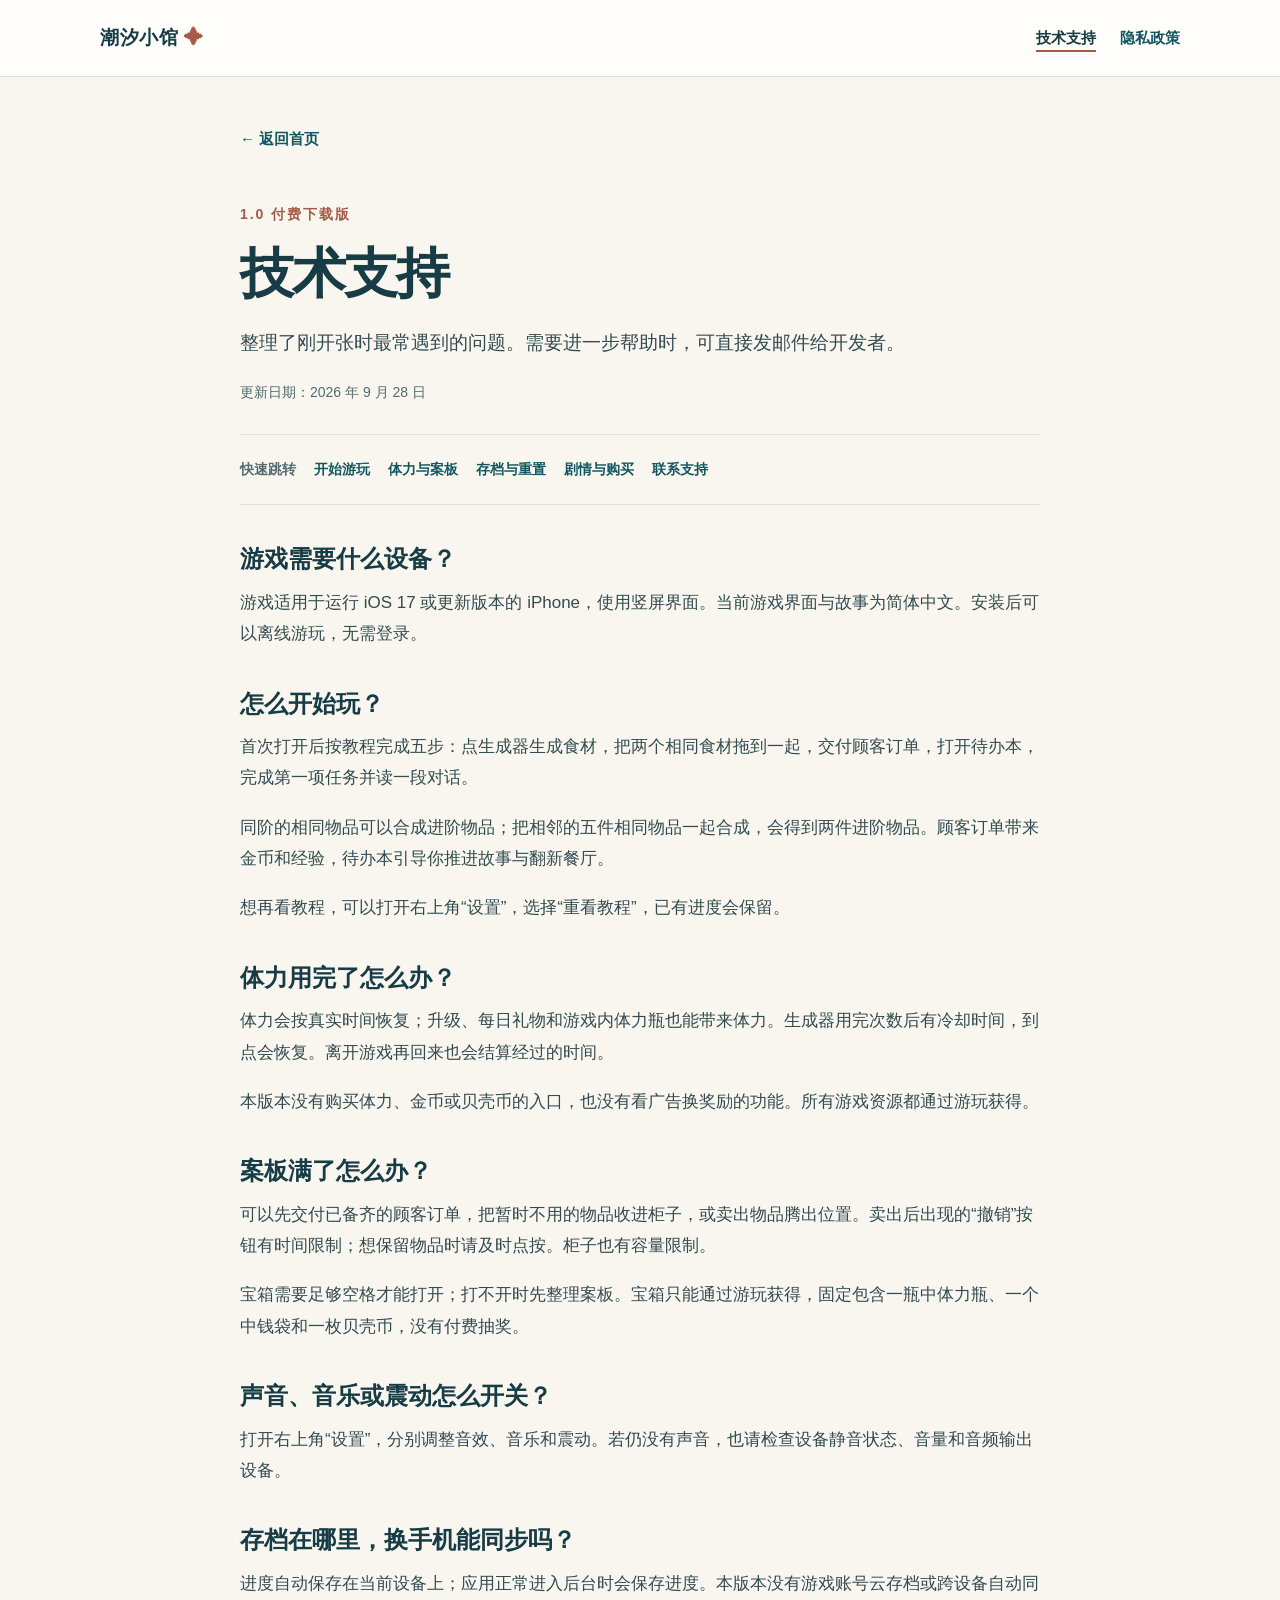
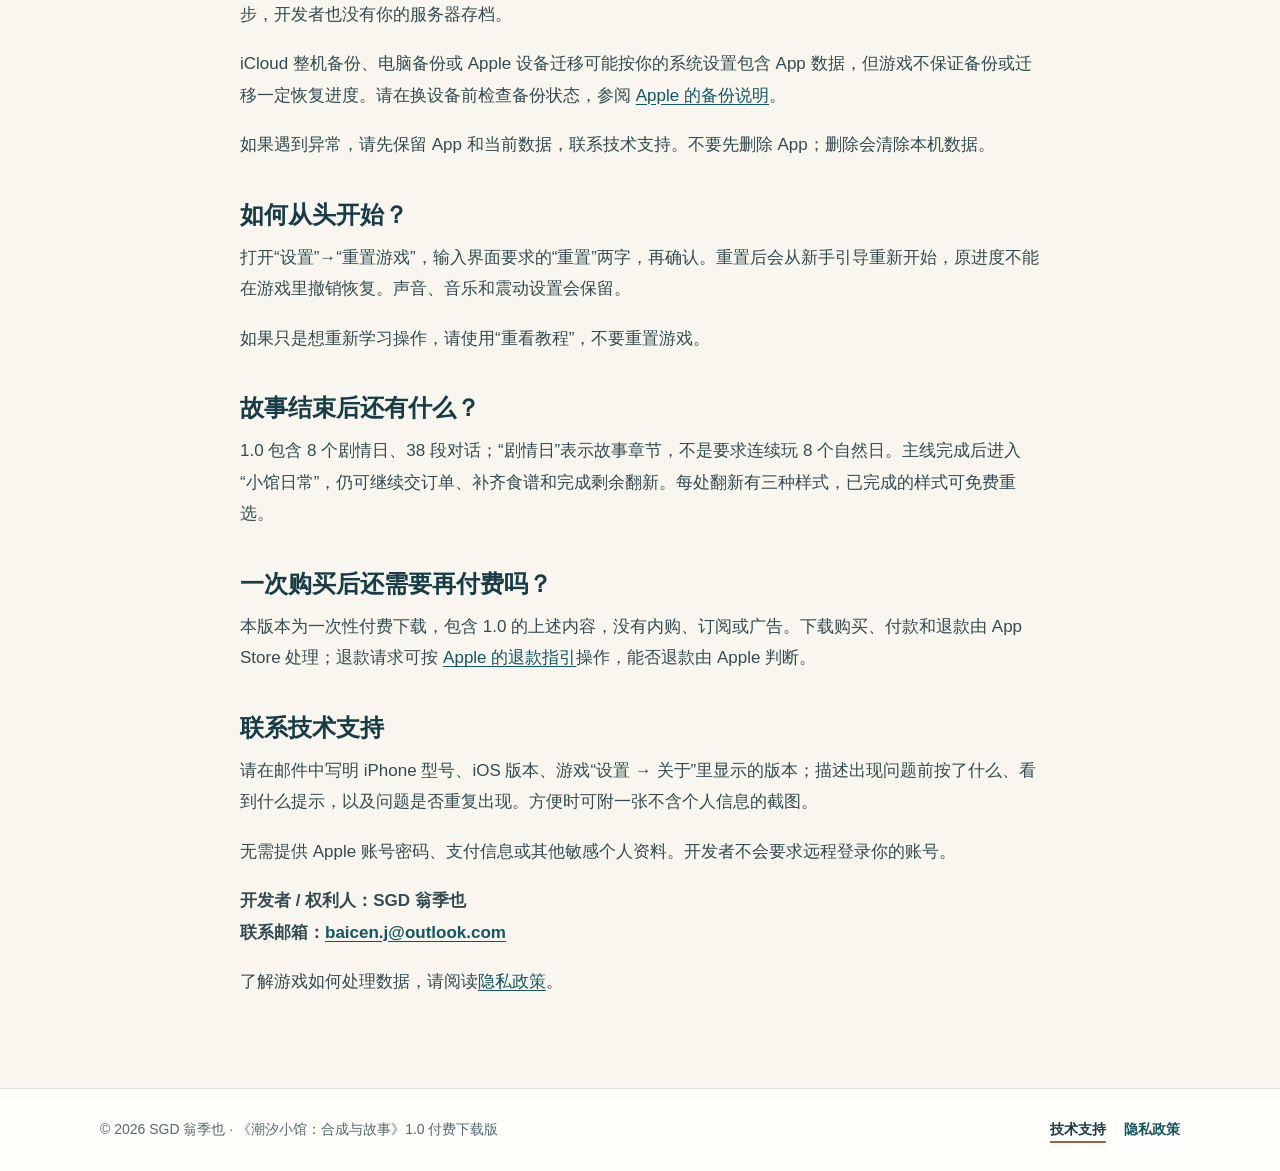
<file: support.html>
<!doctype html>
<html lang="zh-CN">
<head>
  <meta charset="utf-8">
  <meta name="viewport" content="width=device-width, initial-scale=1">
  <meta name="color-scheme" content="light">
  <meta name="description" content="《潮汐小馆：合成与故事》1.0 付费下载版技术支持：玩法、体力、案板、存档与重置常见问题。">
  <meta name="author" content="SGD 翁季也">
  <title>技术支持｜潮汐小馆：合成与故事</title>
  <link rel="stylesheet" href="style.css">
</head>
<body>
  <a class="skip-link" href="#main">跳至主要内容</a>
  <header class="site-header">
    <div class="shell header-inner"><a class="brand" href="index.html" aria-label="潮汐小馆首页">潮汐小馆<span class="brand-mark" aria-hidden="true">✦</span></a><nav aria-label="主要导航"><a href="support.html" aria-current="page">技术支持</a><a href="privacy.html">隐私政策</a></nav></div>
  </header>

  <main id="main" class="shell document-layout">
    <div class="document-heading">
      <a class="back-link" href="index.html">← 返回首页</a>
      <p class="eyebrow">1.0 付费下载版</p>
      <h1>技术支持</h1>
      <p class="document-lead">整理了刚开张时最常遇到的问题。需要进一步帮助时，可直接发邮件给开发者。</p>
      <p class="updated">更新日期：2026 年 9 月 28 日</p>
    </div>

    <nav class="contents" aria-label="本页内容">
      <span>快速跳转</span>
      <a href="#getting-started">开始游玩</a>
      <a href="#energy">体力与案板</a>
      <a href="#save">存档与重置</a>
      <a href="#more">剧情与购买</a>
      <a href="#contact">联系支持</a>
    </nav>

    <article class="document-body">
      <section aria-labelledby="devices">
        <h2 id="devices">游戏需要什么设备？</h2>
        <p>游戏适用于运行 iOS 17 或更新版本的 iPhone，使用竖屏界面。当前游戏界面与故事为简体中文。安装后可以离线游玩，无需登录。</p>
      </section>

      <section aria-labelledby="getting-started">
        <h2 id="getting-started">怎么开始玩？</h2>
        <p>首次打开后按教程完成五步：点生成器生成食材，把两个相同食材拖到一起，交付顾客订单，打开待办本，完成第一项任务并读一段对话。</p>
        <p>同阶的相同物品可以合成进阶物品；把相邻的五件相同物品一起合成，会得到两件进阶物品。顾客订单带来金币和经验，待办本引导你推进故事与翻新餐厅。</p>
        <p>想再看教程，可以打开右上角“设置”，选择“重看教程”，已有进度会保留。</p>
      </section>

      <section aria-labelledby="energy">
        <h2 id="energy">体力用完了怎么办？</h2>
        <p>体力会按真实时间恢复；升级、每日礼物和游戏内体力瓶也能带来体力。生成器用完次数后有冷却时间，到点会恢复。离开游戏再回来也会结算经过的时间。</p>
        <p>本版本没有购买体力、金币或贝壳币的入口，也没有看广告换奖励的功能。所有游戏资源都通过游玩获得。</p>
      </section>

      <section aria-labelledby="board">
        <h2 id="board">案板满了怎么办？</h2>
        <p>可以先交付已备齐的顾客订单，把暂时不用的物品收进柜子，或卖出物品腾出位置。卖出后出现的“撤销”按钮有时间限制；想保留物品时请及时点按。柜子也有容量限制。</p>
        <p>宝箱需要足够空格才能打开；打不开时先整理案板。宝箱只能通过游玩获得，固定包含一瓶中体力瓶、一个中钱袋和一枚贝壳币，没有付费抽奖。</p>
      </section>

      <section aria-labelledby="settings">
        <h2 id="settings">声音、音乐或震动怎么开关？</h2>
        <p>打开右上角“设置”，分别调整音效、音乐和震动。若仍没有声音，也请检查设备静音状态、音量和音频输出设备。</p>
      </section>

      <section aria-labelledby="save">
        <h2 id="save">存档在哪里，换手机能同步吗？</h2>
        <p>进度自动保存在当前设备上；应用正常进入后台时会保存进度。本版本没有游戏账号云存档或跨设备自动同步，开发者也没有你的服务器存档。</p>
        <p>iCloud 整机备份、电脑备份或 Apple 设备迁移可能按你的系统设置包含 App 数据，但游戏不保证备份或迁移一定恢复进度。请在换设备前检查备份状态，参阅 <a href="https://support.apple.com/en-us/108770">Apple 的备份说明</a>。</p>
        <p>如果遇到异常，请先保留 App 和当前数据，联系技术支持。不要先删除 App；删除会清除本机数据。</p>
      </section>

      <section aria-labelledby="reset">
        <h2 id="reset">如何从头开始？</h2>
        <p>打开“设置”→“重置游戏”，输入界面要求的“重置”两字，再确认。重置后会从新手引导重新开始，原进度不能在游戏里撤销恢复。声音、音乐和震动设置会保留。</p>
        <p>如果只是想重新学习操作，请使用“重看教程”，不要重置游戏。</p>
      </section>

      <section aria-labelledby="more">
        <h2 id="more">故事结束后还有什么？</h2>
        <p>1.0 包含 8 个剧情日、38 段对话；“剧情日”表示故事章节，不是要求连续玩 8 个自然日。主线完成后进入“小馆日常”，仍可继续交订单、补齐食谱和完成剩余翻新。每处翻新有三种样式，已完成的样式可免费重选。</p>
      </section>

      <section aria-labelledby="payment">
        <h2 id="payment">一次购买后还需要再付费吗？</h2>
        <p>本版本为一次性付费下载，包含 1.0 的上述内容，没有内购、订阅或广告。下载购买、付款和退款由 App Store 处理；退款请求可按 <a href="https://support.apple.com/en-us/118223">Apple 的退款指引</a>操作，能否退款由 Apple 判断。</p>
      </section>

      <section aria-labelledby="contact">
        <h2 id="contact">联系技术支持</h2>
        <p>请在邮件中写明 iPhone 型号、iOS 版本、游戏“设置 → 关于”里显示的版本；描述出现问题前按了什么、看到什么提示，以及问题是否重复出现。方便时可附一张不含个人信息的截图。</p>
        <p>无需提供 Apple 账号密码、支付信息或其他敏感个人资料。开发者不会要求远程登录你的账号。</p>
        <p class="contact-line">开发者 / 权利人：SGD 翁季也<br>联系邮箱：<a href="mailto:baicen.j@outlook.com">baicen.j@outlook.com</a></p>
        <p>了解游戏如何处理数据，请阅读<a href="privacy.html">隐私政策</a>。</p>
      </section>
    </article>
  </main>

  <footer class="site-footer"><div class="shell footer-inner"><p>© 2026 SGD 翁季也 · 《潮汐小馆：合成与故事》1.0 付费下载版</p><nav aria-label="页脚导航"><a href="support.html" aria-current="page">技术支持</a><a href="privacy.html">隐私政策</a></nav></div></footer>
</body>
</html>
</file>
<file: style.css>
:root {
  color-scheme: light;
  --ink: #173c45;
  --body: #334b50;
  --muted: #526b70;
  --sea: #125761;
  --sea-dark: #0e454e;
  --line: #d8e4e0;
  --sand: #f8f6ef;
  --paper: #fffefa;
  --coral: #a45c48;
}

* { box-sizing: border-box; }
html { scroll-behavior: smooth; }
body { margin: 0; background: var(--sand); color: var(--body); font: 400 17px/1.85 -apple-system, BlinkMacSystemFont, "PingFang SC", "Hiragino Sans GB", "Microsoft YaHei", sans-serif; }
a { color: var(--sea); text-underline-offset: .18em; }
a:hover { color: var(--sea-dark); }
a:focus-visible { outline: 3px solid var(--coral); outline-offset: 4px; border-radius: 2px; }
.skip-link { position: absolute; z-index: 10; top: -100px; left: 16px; padding: 8px 14px; background: var(--paper); color: var(--ink); }
.skip-link:focus { top: 12px; }
.shell { width: min(100% - 48px, 1080px); margin-inline: auto; }
.site-header { border-bottom: 1px solid var(--line); background: var(--paper); }
.header-inner, .footer-inner { display: flex; align-items: center; justify-content: space-between; gap: 24px; }
.header-inner { min-height: 76px; }
.brand { color: var(--ink); font-size: 19px; font-weight: 750; letter-spacing: .03em; text-decoration: none; white-space: nowrap; }
.brand:hover { color: var(--sea); }
.brand-mark { color: var(--coral); margin-left: 6px; }
nav { display: flex; gap: 24px; flex-wrap: wrap; }
nav a { font-size: 15px; font-weight: 600; text-decoration: none; }
nav a[aria-current="page"] { color: var(--ink); text-decoration: underline; text-decoration-color: var(--coral); text-decoration-thickness: 2px; text-underline-offset: 7px; }
.hero { padding-block: 104px 80px; }
.eyebrow { color: var(--coral); font-size: 14px; font-weight: 750; letter-spacing: .14em; }
h1, h2 { color: var(--ink); line-height: 1.3; }
h1 { margin: 18px 0 20px; font-size: clamp(38px, 6vw, 70px); font-weight: 740; letter-spacing: -.035em; }
.hero-copy { max-width: 670px; margin: 0; font-size: clamp(17px, 2vw, 20px); line-height: 1.85; }
.hero-actions { display: flex; flex-wrap: wrap; gap: 14px; margin-top: 36px; }
.button { display: inline-flex; align-items: center; min-height: 48px; padding: 9px 20px; border: 2px solid var(--sea); border-radius: 9px; font-size: 16px; font-weight: 700; text-decoration: none; }
.button-primary { background: var(--sea); color: white; }
.button-primary:hover { background: var(--sea-dark); border-color: var(--sea-dark); color: white; }
.button-secondary { background: transparent; color: var(--sea); }
.button-secondary:hover { background: #e7f0ed; }
.quick-links { display: grid; grid-template-columns: repeat(2, minmax(0, 1fr)); gap: 20px; padding-bottom: 64px; }
.link-card { padding: 30px; border: 1px solid var(--line); border-radius: 14px; background: var(--paper); }
.card-icon { display: grid; place-items: center; width: 38px; height: 38px; border-radius: 50%; background: #e5f0ed; color: var(--sea); font-weight: 700; }
.link-card h2 { margin: 24px 0 8px; font-size: 23px; }
.link-card p { margin: 0 0 16px; }
.link-card a { font-weight: 700; }
.contact-panel { display: flex; justify-content: space-between; align-items: center; gap: 32px; margin-bottom: 82px; padding: 32px 36px; border-radius: 14px; background: #e7eeea; }
.contact-panel h2 { margin: 0 0 8px; font-size: 25px; }
.contact-panel p { max-width: 600px; margin: 0; }
.contact-email { flex: none; font-size: 17px; font-weight: 700; overflow-wrap: anywhere; }
.site-footer { padding-block: 28px; border-top: 1px solid var(--line); background: var(--paper); }
.site-footer p { margin: 0; color: var(--muted); font-size: 14px; }
.site-footer nav { gap: 18px; }
.site-footer nav a { font-size: 14px; }
.document-layout { max-width: 800px; padding-block: 46px 90px; }
.back-link { font-size: 15px; font-weight: 650; text-decoration: none; }
.document-heading { padding-bottom: 28px; border-bottom: 1px solid var(--line); }
.document-heading .eyebrow { margin: 48px 0 0; }
.document-heading h1 { margin: 10px 0 16px; font-size: clamp(36px, 5vw, 54px); }
.document-lead { margin: 0; font-size: 19px; }
.updated { color: var(--muted); font-size: 14px; margin: 20px 0 0; }
.contents { display: flex; align-items: center; gap: 10px 18px; padding-block: 22px; border-bottom: 1px solid var(--line); }
.contents span { color: var(--muted); font-size: 14px; font-weight: 700; }
.contents a { font-size: 14px; }
.document-body section { padding-top: 38px; scroll-margin-top: 24px; }
.document-body h2 { margin: 0 0 12px; font-size: 24px; }
.document-body p { margin: 0 0 18px; }
.document-body p:last-child { margin-bottom: 0; }
.contact-line { font-weight: 700; overflow-wrap: anywhere; }
@media (max-width: 650px) {
  body { font-size: 16px; }
  .shell { width: min(100% - 36px, 1080px); }
  .header-inner { align-items: flex-start; flex-direction: column; justify-content: center; gap: 8px; min-height: 96px; padding-block: 12px; }
  .hero { padding-block: 68px 52px; }
  .quick-links { grid-template-columns: 1fr; padding-bottom: 42px; }
  .link-card { padding: 24px; }
  .contact-panel { align-items: flex-start; flex-direction: column; gap: 18px; padding: 26px; margin-bottom: 52px; }
  .footer-inner { align-items: flex-start; flex-direction: column; gap: 10px; }
  .document-layout { padding-block: 32px 62px; }
  .document-heading .eyebrow { margin-top: 34px; }
  .contents { align-items: flex-start; flex-direction: column; }
  .document-body section { padding-top: 32px; }
  .document-body h2 { font-size: 22px; }
}
@media (prefers-reduced-motion: reduce) { html { scroll-behavior: auto; } }
</file>
